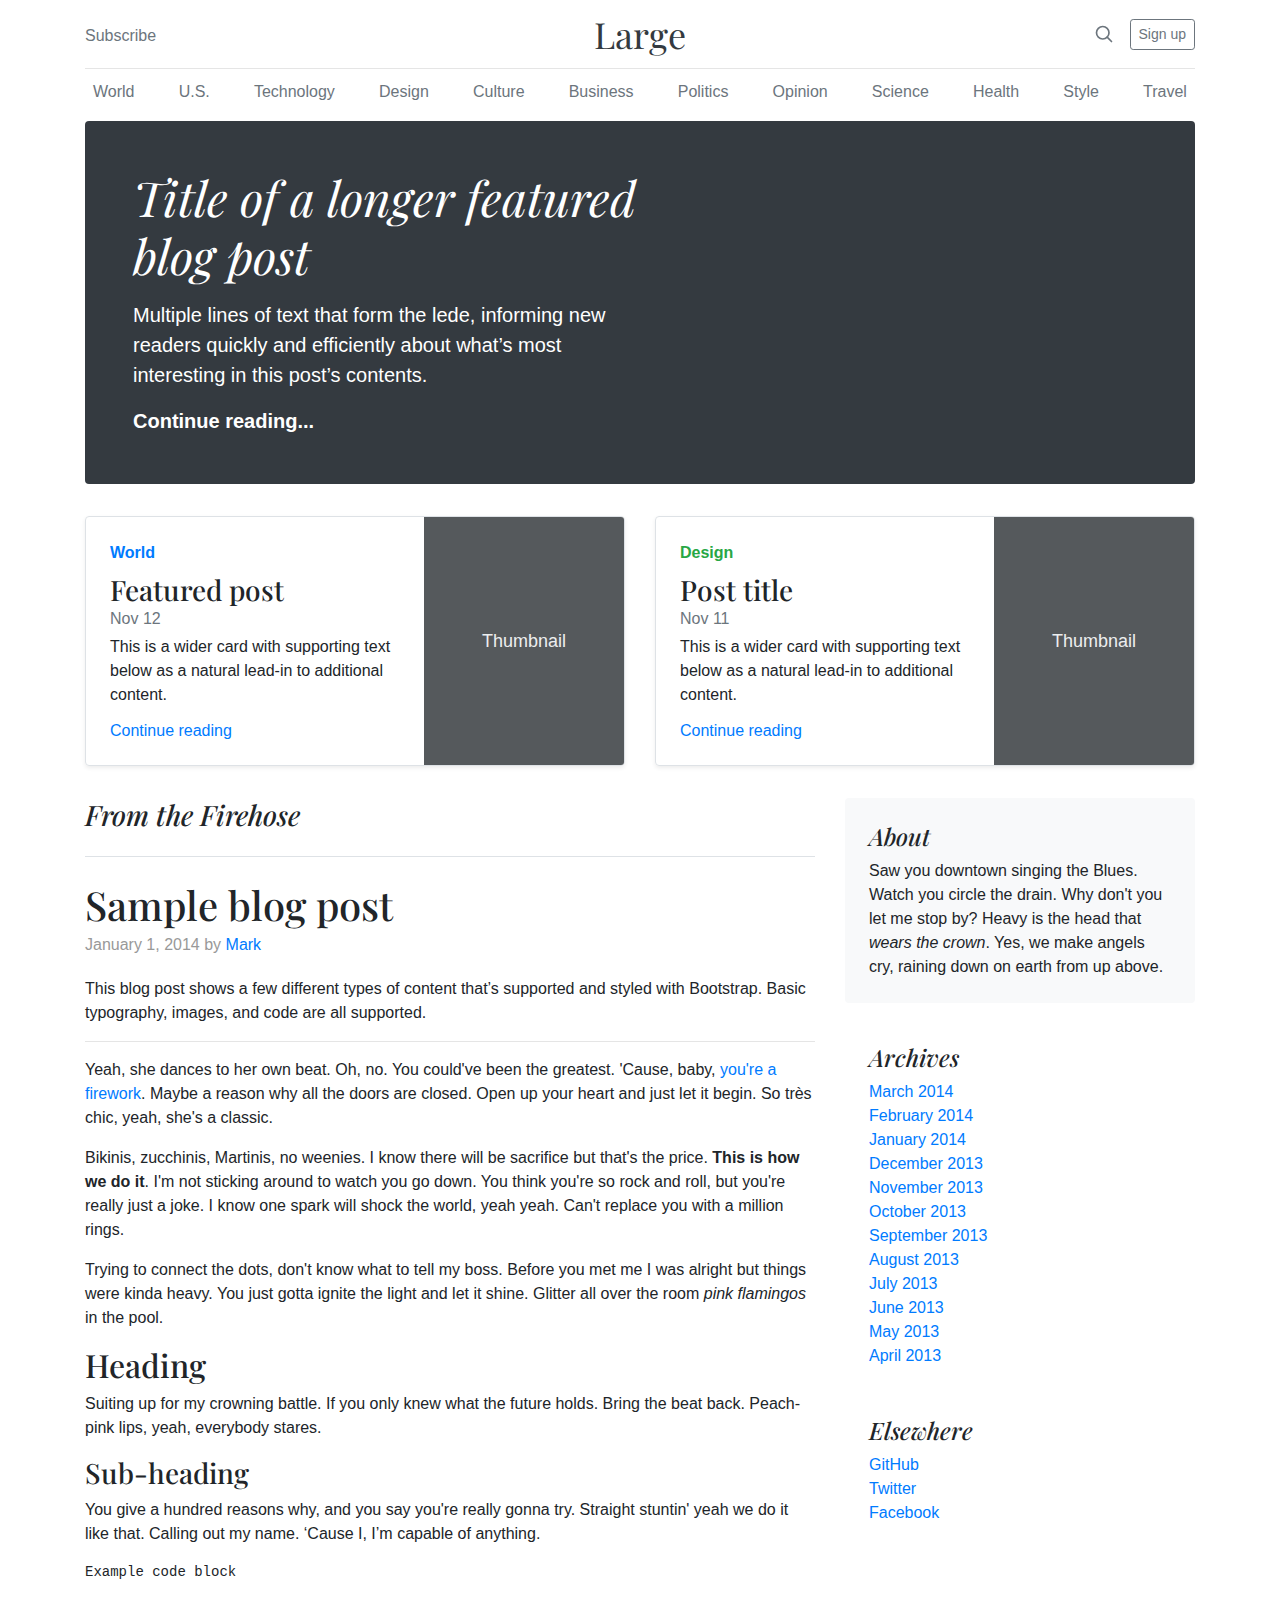
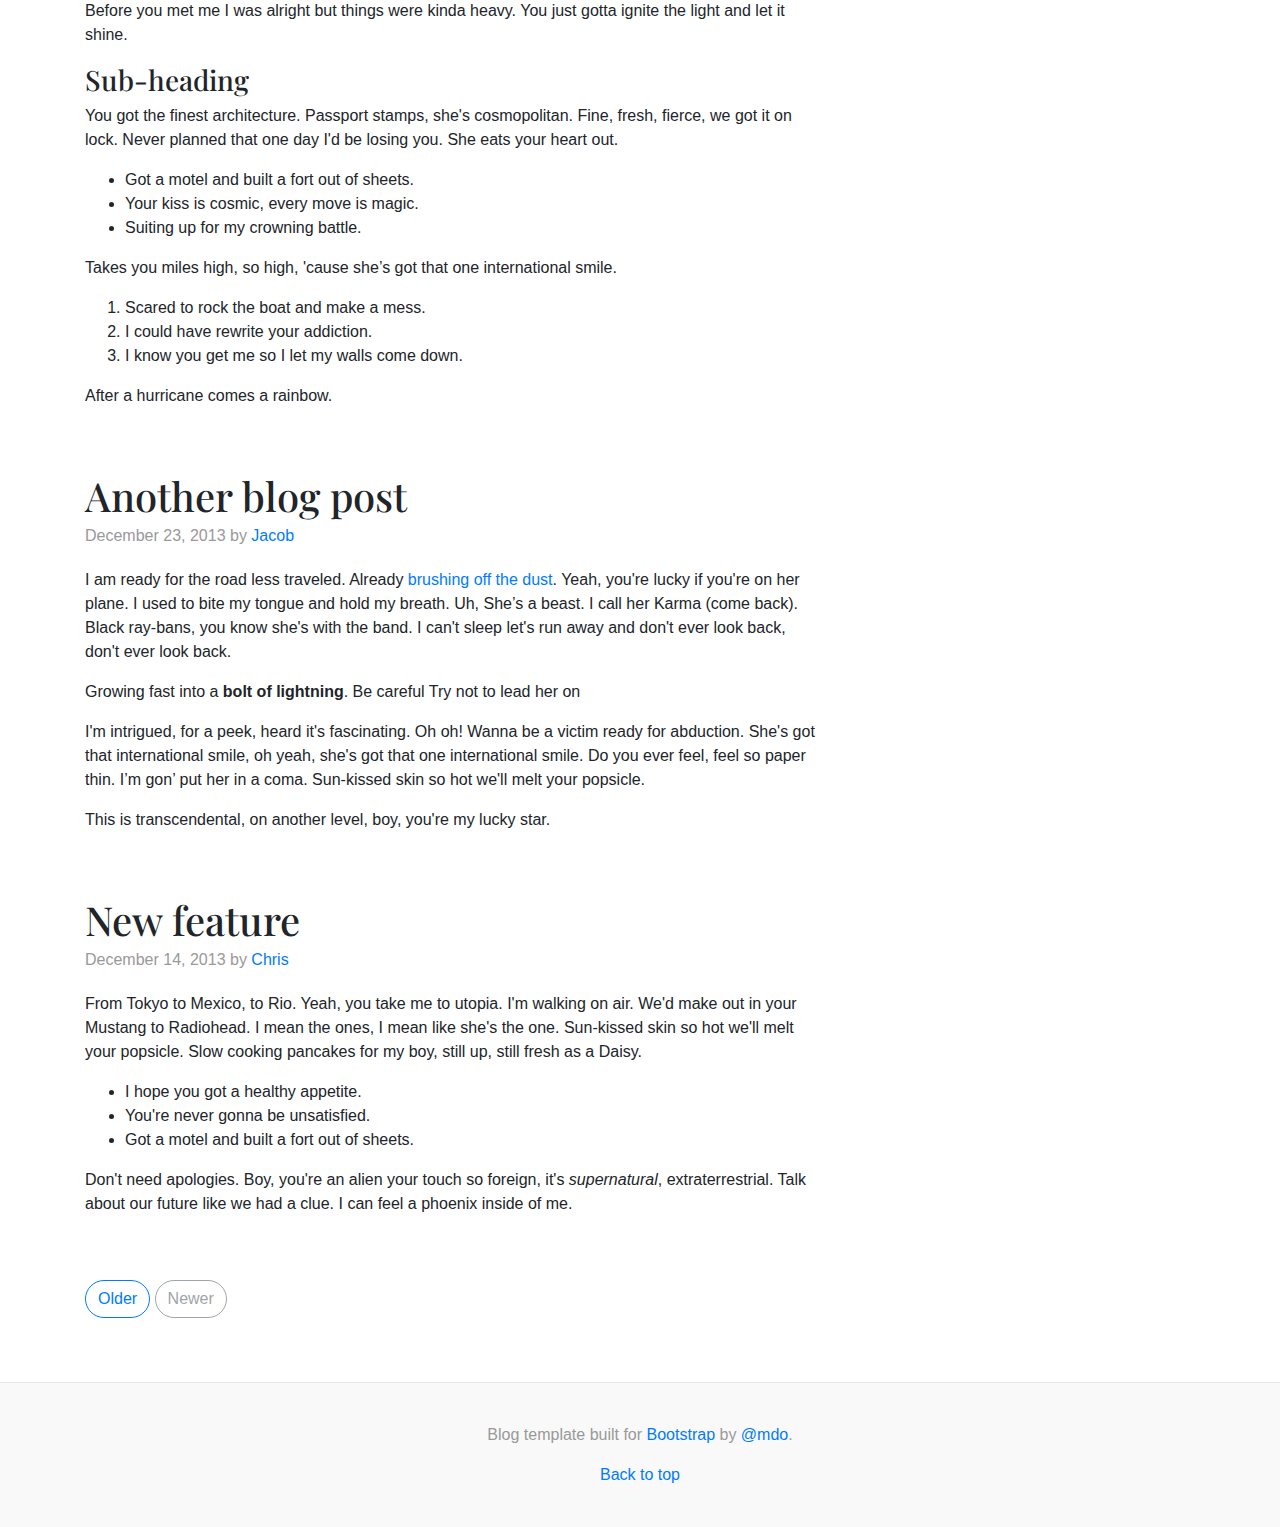
<file: bootstrap-4.6.1-examples/blog/index.html>
<!doctype html>
<html lang="en">
  <head>
    <meta charset="utf-8">
    <meta name="viewport" content="width=device-width, initial-scale=1, shrink-to-fit=no">
    <meta name="description" content="">
    <meta name="author" content="Mark Otto, Jacob Thornton, and Bootstrap contributors">
    <meta name="generator" content="Hugo 0.88.1">
    <title>Blog Template · Bootstrap v4.6</title>

    <link rel="canonical" href="https://getbootstrap.com/docs/4.6/examples/blog/">

    

    <!-- Bootstrap core CSS -->
<link href="../assets/dist/css/bootstrap.min.css" rel="stylesheet">



    <style>
      .bd-placeholder-img {
        font-size: 1.125rem;
        text-anchor: middle;
        -webkit-user-select: none;
        -moz-user-select: none;
        -ms-user-select: none;
        user-select: none;
      }

      @media (min-width: 768px) {
        .bd-placeholder-img-lg {
          font-size: 3.5rem;
        }
      }
    </style>

    
    <!-- Custom styles for this template -->
    <link href="https://fonts.googleapis.com/css?family=Playfair&#43;Display:700,900" rel="stylesheet">
    <!-- Custom styles for this template -->
    <link href="blog.css" rel="stylesheet">
  </head>
  <body>
    
<div class="container">
  <header class="blog-header py-3">
    <div class="row flex-nowrap justify-content-between align-items-center">
      <div class="col-4 pt-1">
        <a class="text-muted" href="#">Subscribe</a>
      </div>
      <div class="col-4 text-center">
        <a class="blog-header-logo text-dark" href="#">Large</a>
      </div>
      <div class="col-4 d-flex justify-content-end align-items-center">
        <a class="text-muted" href="#" aria-label="Search">
          <svg xmlns="http://www.w3.org/2000/svg" width="20" height="20" fill="none" stroke="currentColor" stroke-linecap="round" stroke-linejoin="round" stroke-width="2" class="mx-3" role="img" viewBox="0 0 24 24" focusable="false"><title>Search</title><circle cx="10.5" cy="10.5" r="7.5"/><path d="M21 21l-5.2-5.2"/></svg>
        </a>
        <a class="btn btn-sm btn-outline-secondary" href="#">Sign up</a>
      </div>
    </div>
  </header>

  <div class="nav-scroller py-1 mb-2">
    <nav class="nav d-flex justify-content-between">
      <a class="p-2 text-muted" href="#">World</a>
      <a class="p-2 text-muted" href="#">U.S.</a>
      <a class="p-2 text-muted" href="#">Technology</a>
      <a class="p-2 text-muted" href="#">Design</a>
      <a class="p-2 text-muted" href="#">Culture</a>
      <a class="p-2 text-muted" href="#">Business</a>
      <a class="p-2 text-muted" href="#">Politics</a>
      <a class="p-2 text-muted" href="#">Opinion</a>
      <a class="p-2 text-muted" href="#">Science</a>
      <a class="p-2 text-muted" href="#">Health</a>
      <a class="p-2 text-muted" href="#">Style</a>
      <a class="p-2 text-muted" href="#">Travel</a>
    </nav>
  </div>

  <div class="jumbotron p-4 p-md-5 text-white rounded bg-dark">
    <div class="col-md-6 px-0">
      <h1 class="display-4 font-italic">Title of a longer featured blog post</h1>
      <p class="lead my-3">Multiple lines of text that form the lede, informing new readers quickly and efficiently about what’s most interesting in this post’s contents.</p>
      <p class="lead mb-0"><a href="#" class="text-white font-weight-bold">Continue reading...</a></p>
    </div>
  </div>

  <div class="row mb-2">
    <div class="col-md-6">
      <div class="row no-gutters border rounded overflow-hidden flex-md-row mb-4 shadow-sm h-md-250 position-relative">
        <div class="col p-4 d-flex flex-column position-static">
          <strong class="d-inline-block mb-2 text-primary">World</strong>
          <h3 class="mb-0">Featured post</h3>
          <div class="mb-1 text-muted">Nov 12</div>
          <p class="card-text mb-auto">This is a wider card with supporting text below as a natural lead-in to additional content.</p>
          <a href="#" class="stretched-link">Continue reading</a>
        </div>
        <div class="col-auto d-none d-lg-block">
          <svg class="bd-placeholder-img" width="200" height="250" xmlns="http://www.w3.org/2000/svg" role="img" aria-label="Placeholder: Thumbnail" preserveAspectRatio="xMidYMid slice" focusable="false"><title>Placeholder</title><rect width="100%" height="100%" fill="#55595c"/><text x="50%" y="50%" fill="#eceeef" dy=".3em">Thumbnail</text></svg>

        </div>
      </div>
    </div>
    <div class="col-md-6">
      <div class="row no-gutters border rounded overflow-hidden flex-md-row mb-4 shadow-sm h-md-250 position-relative">
        <div class="col p-4 d-flex flex-column position-static">
          <strong class="d-inline-block mb-2 text-success">Design</strong>
          <h3 class="mb-0">Post title</h3>
          <div class="mb-1 text-muted">Nov 11</div>
          <p class="mb-auto">This is a wider card with supporting text below as a natural lead-in to additional content.</p>
          <a href="#" class="stretched-link">Continue reading</a>
        </div>
        <div class="col-auto d-none d-lg-block">
          <svg class="bd-placeholder-img" width="200" height="250" xmlns="http://www.w3.org/2000/svg" role="img" aria-label="Placeholder: Thumbnail" preserveAspectRatio="xMidYMid slice" focusable="false"><title>Placeholder</title><rect width="100%" height="100%" fill="#55595c"/><text x="50%" y="50%" fill="#eceeef" dy=".3em">Thumbnail</text></svg>

        </div>
      </div>
    </div>
  </div>
</div>

<main role="main" class="container">
  <div class="row">
    <div class="col-md-8 blog-main">
      <h3 class="pb-4 mb-4 font-italic border-bottom">
        From the Firehose
      </h3>

      <div class="blog-post">
        <h2 class="blog-post-title">Sample blog post</h2>
        <p class="blog-post-meta">January 1, 2014 by <a href="#">Mark</a></p>

        <p>This blog post shows a few different types of content that’s supported and styled with Bootstrap. Basic typography, images, and code are all supported.</p>
        <hr>
        <p>Yeah, she dances to her own beat. Oh, no. You could've been the greatest. 'Cause, baby, <a href="#">you're a firework</a>. Maybe a reason why all the doors are closed. Open up your heart and just let it begin. So très chic, yeah, she's a classic.</p>
        <blockquote>
          <p>Bikinis, zucchinis, Martinis, no weenies. I know there will be sacrifice but that's the price. <strong>This is how we do it</strong>. I'm not sticking around to watch you go down. You think you're so rock and roll, but you're really just a joke. I know one spark will shock the world, yeah yeah. Can't replace you with a million rings.</p>
        </blockquote>
        <p>Trying to connect the dots, don't know what to tell my boss. Before you met me I was alright but things were kinda heavy. You just gotta ignite the light and let it shine. Glitter all over the room <em>pink flamingos</em> in the pool. </p>
        <h2>Heading</h2>
        <p>Suiting up for my crowning battle. If you only knew what the future holds. Bring the beat back. Peach-pink lips, yeah, everybody stares.</p>
        <h3>Sub-heading</h3>
        <p>You give a hundred reasons why, and you say you're really gonna try. Straight stuntin' yeah we do it like that. Calling out my name. ‘Cause I, I’m capable of anything.</p>
        <pre><code>Example code block</code></pre>
        <p>Before you met me I was alright but things were kinda heavy. You just gotta ignite the light and let it shine.</p>
        <h3>Sub-heading</h3>
        <p>You got the finest architecture. Passport stamps, she's cosmopolitan. Fine, fresh, fierce, we got it on lock. Never planned that one day I'd be losing you. She eats your heart out.</p>
        <ul>
          <li>Got a motel and built a fort out of sheets.</li>
          <li>Your kiss is cosmic, every move is magic.</li>
          <li>Suiting up for my crowning battle.</li>
        </ul>
        <p>Takes you miles high, so high, 'cause she’s got that one international smile.</p>
        <ol>
          <li>Scared to rock the boat and make a mess.</li>
          <li>I could have rewrite your addiction.</li>
          <li>I know you get me so I let my walls come down.</li>
        </ol>
        <p>After a hurricane comes a rainbow.</p>
      </div><!-- /.blog-post -->

      <div class="blog-post">
        <h2 class="blog-post-title">Another blog post</h2>
        <p class="blog-post-meta">December 23, 2013 by <a href="#">Jacob</a></p>

        <p>I am ready for the road less traveled. Already <a href="#">brushing off the dust</a>. Yeah, you're lucky if you're on her plane. I used to bite my tongue and hold my breath. Uh, She’s a beast. I call her Karma (come back). Black ray-bans, you know she's with the band. I can't sleep let's run away and don't ever look back, don't ever look back.</p>
        <blockquote>
          <p>Growing fast into a <strong>bolt of lightning</strong>. Be careful Try not to lead her on</p>
        </blockquote>
        <p>I'm intrigued, for a peek, heard it's fascinating. Oh oh! Wanna be a victim ready for abduction. She's got that international smile, oh yeah, she's got that one international smile. Do you ever feel, feel so paper thin. I’m gon’ put her in a coma. Sun-kissed skin so hot we'll melt your popsicle.</p>
        <p>This is transcendental, on another level, boy, you're my lucky star.</p>
      </div><!-- /.blog-post -->

      <div class="blog-post">
        <h2 class="blog-post-title">New feature</h2>
        <p class="blog-post-meta">December 14, 2013 by <a href="#">Chris</a></p>

        <p>From Tokyo to Mexico, to Rio. Yeah, you take me to utopia. I'm walking on air. We'd make out in your Mustang to Radiohead. I mean the ones, I mean like she's the one. Sun-kissed skin so hot we'll melt your popsicle. Slow cooking pancakes for my boy, still up, still fresh as a Daisy.</p>
        <ul>
          <li>I hope you got a healthy appetite.</li>
          <li>You're never gonna be unsatisfied.</li>
          <li>Got a motel and built a fort out of sheets.</li>
        </ul>
        <p>Don't need apologies. Boy, you're an alien your touch so foreign, it's <em>supernatural</em>, extraterrestrial. Talk about our future like we had a clue. I can feel a phoenix inside of me.</p>
      </div><!-- /.blog-post -->

      <nav class="blog-pagination">
        <a class="btn btn-outline-primary" href="#">Older</a>
        <a class="btn btn-outline-secondary disabled">Newer</a>
      </nav>

    </div><!-- /.blog-main -->

    <aside class="col-md-4 blog-sidebar">
      <div class="p-4 mb-3 bg-light rounded">
        <h4 class="font-italic">About</h4>
        <p class="mb-0">Saw you downtown singing the Blues. Watch you circle the drain. Why don't you let me stop by? Heavy is the head that <em>wears the crown</em>. Yes, we make angels cry, raining down on earth from up above.</p>
      </div>

      <div class="p-4">
        <h4 class="font-italic">Archives</h4>
        <ol class="list-unstyled mb-0">
          <li><a href="#">March 2014</a></li>
          <li><a href="#">February 2014</a></li>
          <li><a href="#">January 2014</a></li>
          <li><a href="#">December 2013</a></li>
          <li><a href="#">November 2013</a></li>
          <li><a href="#">October 2013</a></li>
          <li><a href="#">September 2013</a></li>
          <li><a href="#">August 2013</a></li>
          <li><a href="#">July 2013</a></li>
          <li><a href="#">June 2013</a></li>
          <li><a href="#">May 2013</a></li>
          <li><a href="#">April 2013</a></li>
        </ol>
      </div>

      <div class="p-4">
        <h4 class="font-italic">Elsewhere</h4>
        <ol class="list-unstyled">
          <li><a href="#">GitHub</a></li>
          <li><a href="#">Twitter</a></li>
          <li><a href="#">Facebook</a></li>
        </ol>
      </div>
    </aside><!-- /.blog-sidebar -->

  </div><!-- /.row -->

</main><!-- /.container -->

<footer class="blog-footer">
  <p>Blog template built for <a href="https://getbootstrap.com/">Bootstrap</a> by <a href="https://twitter.com/mdo">@mdo</a>.</p>
  <p>
    <a href="#">Back to top</a>
  </p>
</footer>


    
  </body>
</html>
</file>
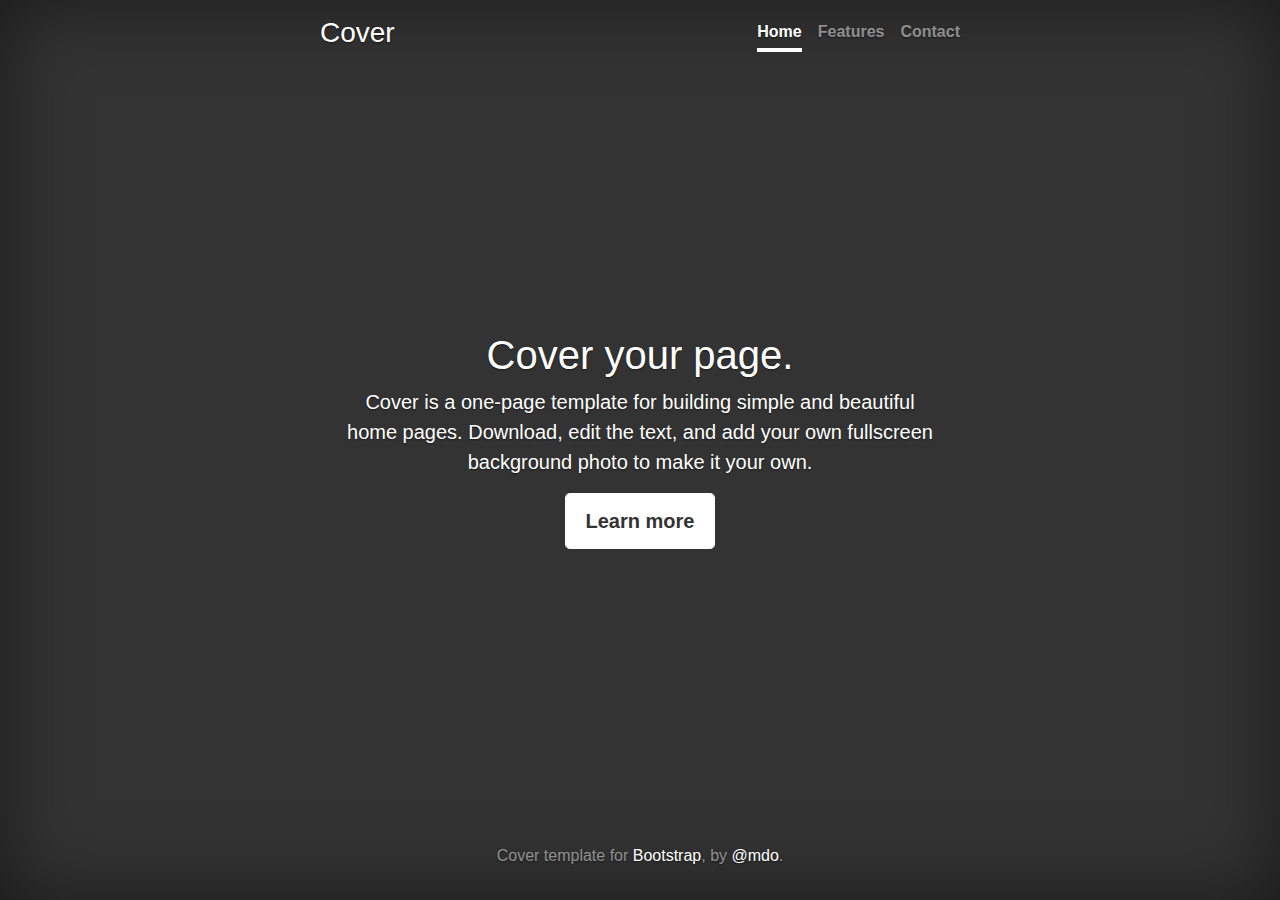
<file: bootstrap-4.6.1-examples/cover/index.html>
<!doctype html>
<html lang="en">
  <head>
    <meta charset="utf-8">
    <meta name="viewport" content="width=device-width, initial-scale=1, shrink-to-fit=no">
    <meta name="description" content="">
    <meta name="author" content="Mark Otto, Jacob Thornton, and Bootstrap contributors">
    <meta name="generator" content="Hugo 0.88.1">
    <title>Cover Template · Bootstrap v4.6</title>

    <link rel="canonical" href="https://getbootstrap.com/docs/4.6/examples/cover/">

    

    <!-- Bootstrap core CSS -->
<link href="../assets/dist/css/bootstrap.min.css" rel="stylesheet">



    <style>
      .bd-placeholder-img {
        font-size: 1.125rem;
        text-anchor: middle;
        -webkit-user-select: none;
        -moz-user-select: none;
        -ms-user-select: none;
        user-select: none;
      }

      @media (min-width: 768px) {
        .bd-placeholder-img-lg {
          font-size: 3.5rem;
        }
      }
    </style>

    
    <!-- Custom styles for this template -->
    <link href="cover.css" rel="stylesheet">
  </head>
  <body class="text-center">
    
<div class="cover-container d-flex w-100 h-100 p-3 mx-auto flex-column">
  <header class="masthead mb-auto">
    <div class="inner">
      <h3 class="masthead-brand">Cover</h3>
      <nav class="nav nav-masthead justify-content-center">
        <a class="nav-link active" href="#">Home</a>
        <a class="nav-link" href="#">Features</a>
        <a class="nav-link" href="#">Contact</a>
      </nav>
    </div>
  </header>

  <main role="main" class="inner cover">
    <h1 class="cover-heading">Cover your page.</h1>
    <p class="lead">Cover is a one-page template for building simple and beautiful home pages. Download, edit the text, and add your own fullscreen background photo to make it your own.</p>
    <p class="lead">
      <a href="#" class="btn btn-lg btn-secondary">Learn more</a>
    </p>
  </main>

  <footer class="mastfoot mt-auto">
    <div class="inner">
      <p>Cover template for <a href="https://getbootstrap.com/">Bootstrap</a>, by <a href="https://twitter.com/mdo">@mdo</a>.</p>
    </div>
  </footer>
</div>


    
  </body>
</html>
</file>
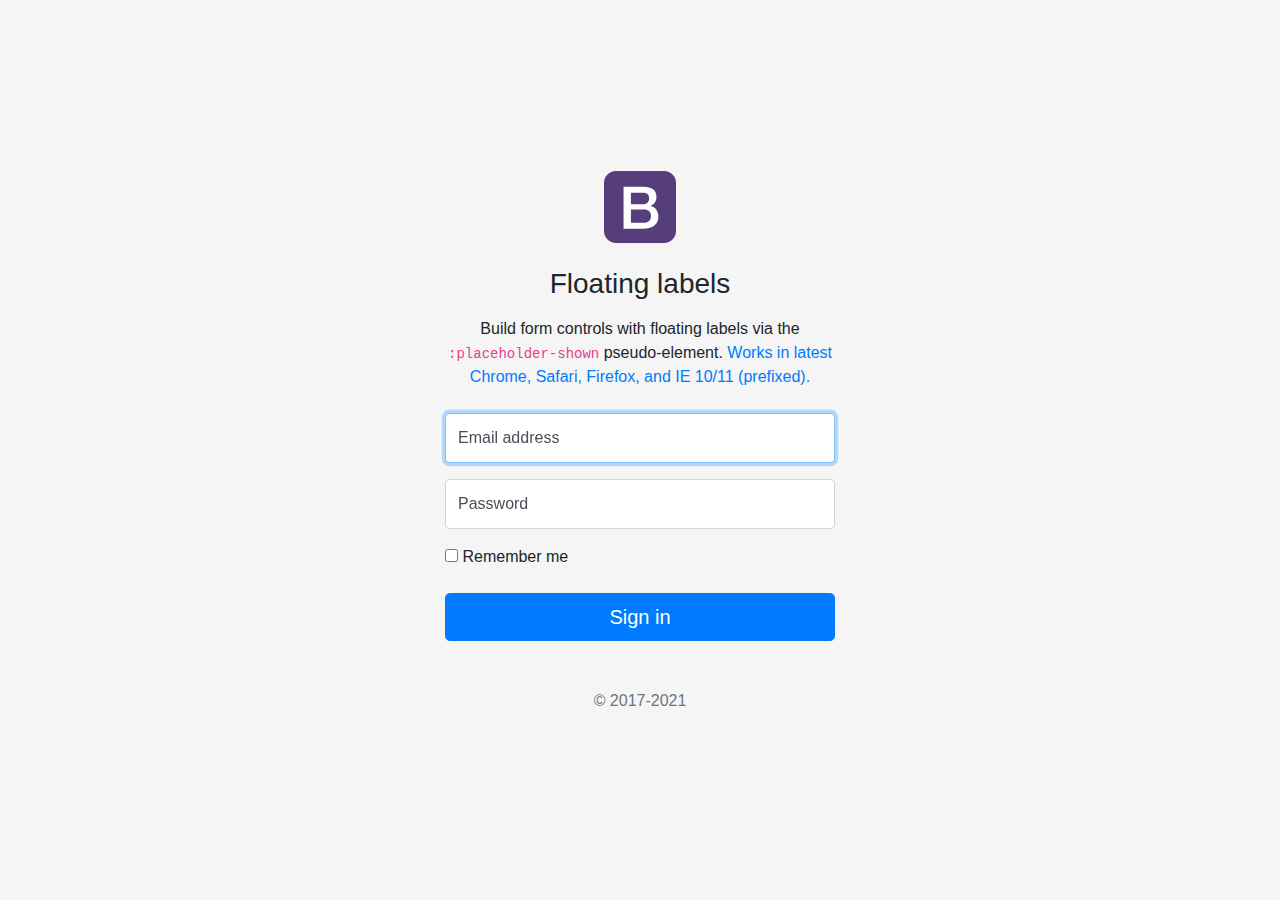
<file: bootstrap-4.6.1-examples/floating-labels/index.html>
<!doctype html>
<html lang="en">
  <head>
    <meta charset="utf-8">
    <meta name="viewport" content="width=device-width, initial-scale=1, shrink-to-fit=no">
    <meta name="description" content="">
    <meta name="author" content="Mark Otto, Jacob Thornton, and Bootstrap contributors">
    <meta name="generator" content="Hugo 0.88.1">
    <title>Floating labels example · Bootstrap v4.6</title>

    <link rel="canonical" href="https://getbootstrap.com/docs/4.6/examples/floating-labels/">

    

    <!-- Bootstrap core CSS -->
<link href="../assets/dist/css/bootstrap.min.css" rel="stylesheet">



    <style>
      .bd-placeholder-img {
        font-size: 1.125rem;
        text-anchor: middle;
        -webkit-user-select: none;
        -moz-user-select: none;
        -ms-user-select: none;
        user-select: none;
      }

      @media (min-width: 768px) {
        .bd-placeholder-img-lg {
          font-size: 3.5rem;
        }
      }
    </style>

    
    <!-- Custom styles for this template -->
    <link href="floating-labels.css" rel="stylesheet">
  </head>
  <body>
    
<form class="form-signin">
  <div class="text-center mb-4">
    <img class="mb-4" src="../assets/brand/bootstrap-solid.svg" alt="" width="72" height="72">
    <h1 class="h3 mb-3 font-weight-normal">Floating labels</h1>
    <p>Build form controls with floating labels via the <code>:placeholder-shown</code> pseudo-element. <a href="https://caniuse.com/css-placeholder-shown">Works in latest Chrome, Safari, Firefox, and IE 10/11 (prefixed).</a></p>
  </div>

  <div class="form-label-group">
    <input type="email" id="inputEmail" class="form-control" placeholder="Email address" required autofocus>
    <label for="inputEmail">Email address</label>
  </div>

  <div class="form-label-group">
    <input type="password" id="inputPassword" class="form-control" placeholder="Password" required>
    <label for="inputPassword">Password</label>
  </div>

  <div class="checkbox mb-3">
    <label>
      <input type="checkbox" value="remember-me"> Remember me
    </label>
  </div>
  <button class="btn btn-lg btn-primary btn-block" type="submit">Sign in</button>
  <p class="mt-5 mb-3 text-muted text-center">&copy; 2017-2021</p>
</form>


    
  </body>
</html>
</file>
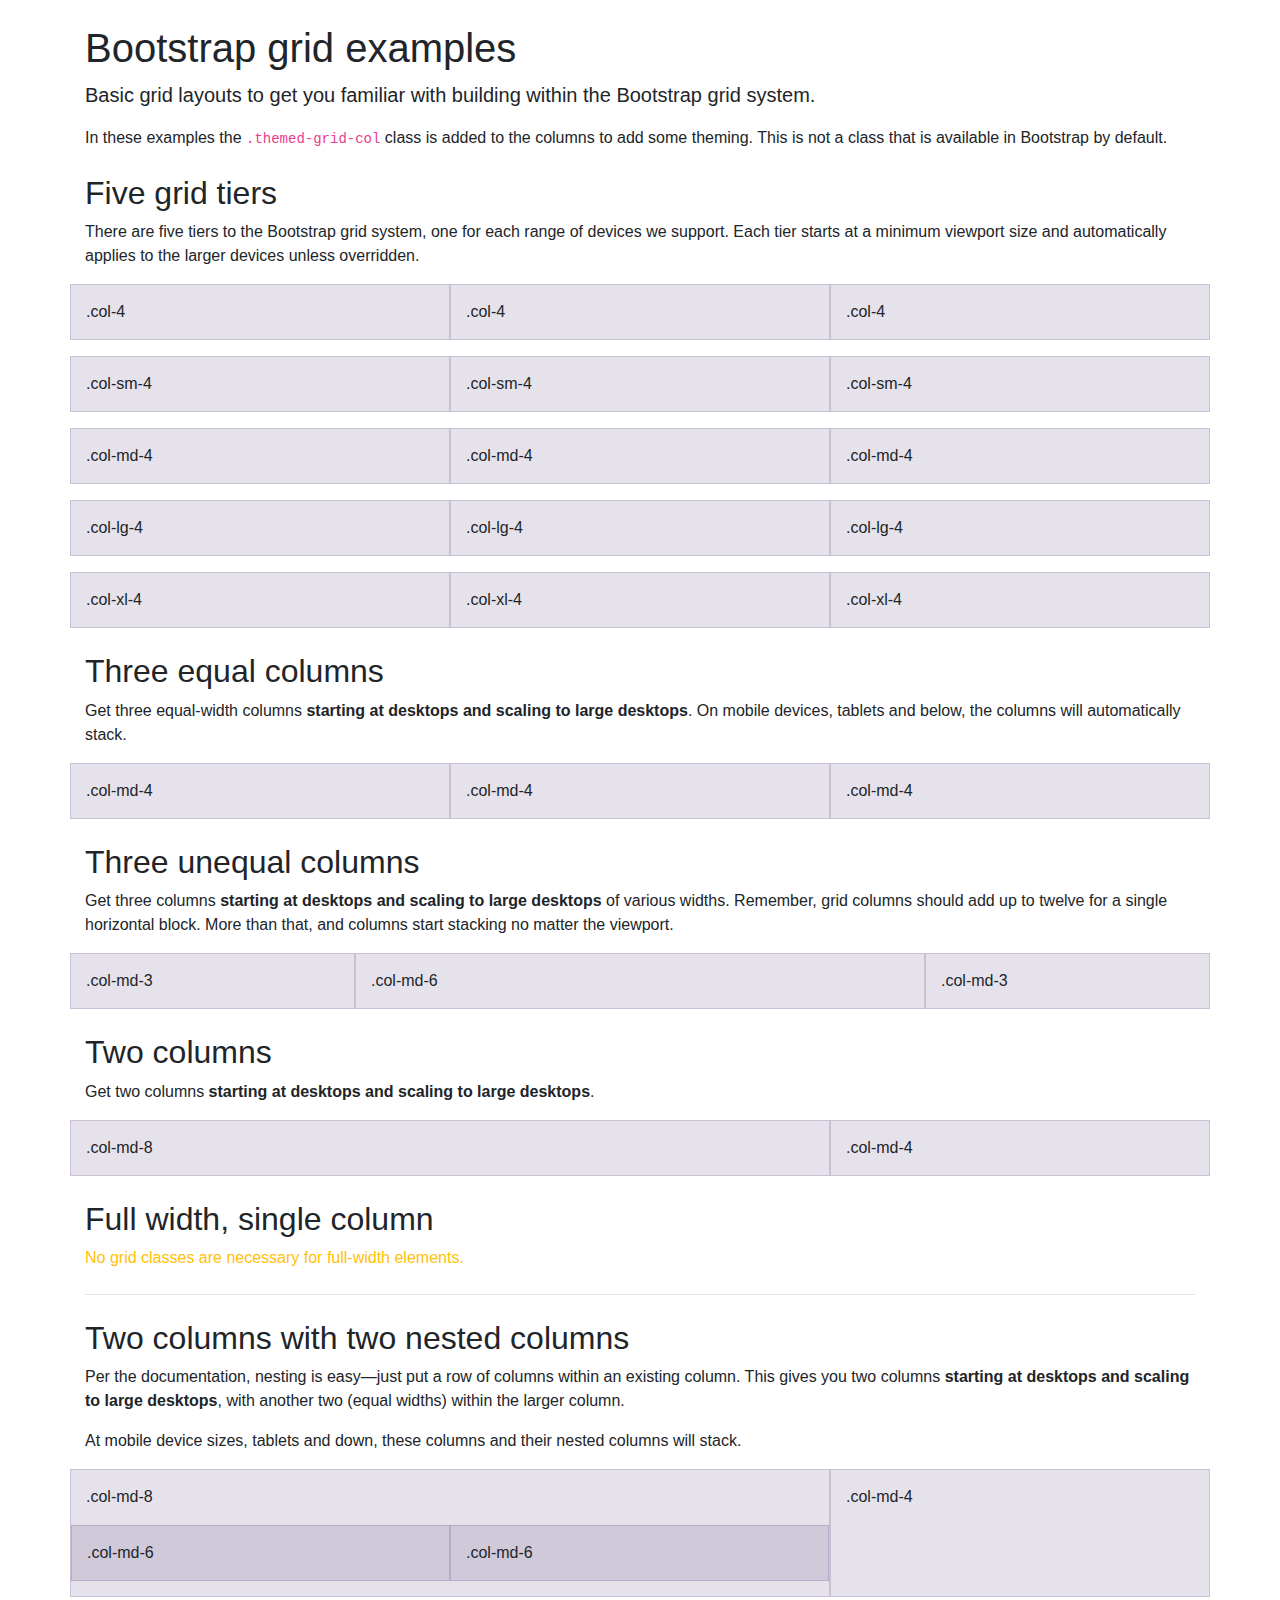
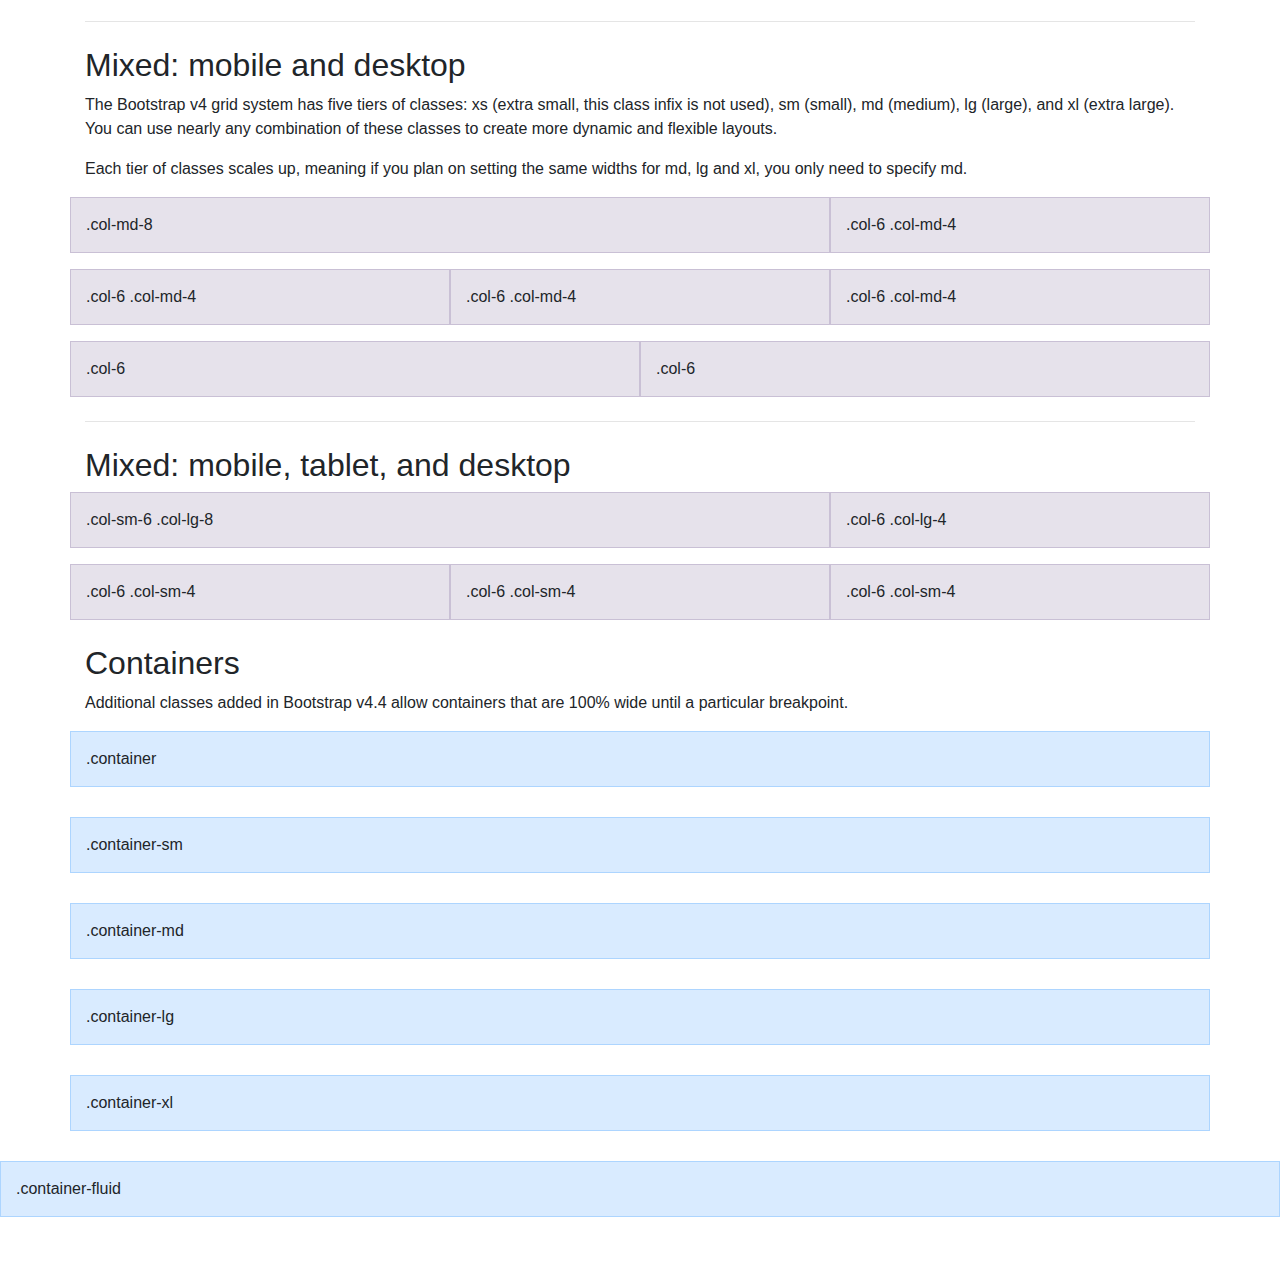
<file: bootstrap-4.6.1-examples/grid/index.html>
<!doctype html>
<html lang="en">
  <head>
    <meta charset="utf-8">
    <meta name="viewport" content="width=device-width, initial-scale=1, shrink-to-fit=no">
    <meta name="description" content="">
    <meta name="author" content="Mark Otto, Jacob Thornton, and Bootstrap contributors">
    <meta name="generator" content="Hugo 0.88.1">
    <title>Grid Template · Bootstrap v4.6</title>

    <link rel="canonical" href="https://getbootstrap.com/docs/4.6/examples/grid/">

    

    <!-- Bootstrap core CSS -->
<link href="../assets/dist/css/bootstrap.min.css" rel="stylesheet">



    <style>
      .bd-placeholder-img {
        font-size: 1.125rem;
        text-anchor: middle;
        -webkit-user-select: none;
        -moz-user-select: none;
        -ms-user-select: none;
        user-select: none;
      }

      @media (min-width: 768px) {
        .bd-placeholder-img-lg {
          font-size: 3.5rem;
        }
      }
    </style>

    
    <!-- Custom styles for this template -->
    <link href="grid.css" rel="stylesheet">
  </head>
  <body class="py-4">
    
<div class="container">

  <h1>Bootstrap grid examples</h1>
  <p class="lead">Basic grid layouts to get you familiar with building within the Bootstrap grid system.</p>
  <p>In these examples the <code>.themed-grid-col</code> class is added to the columns to add some theming. This is not a class that is available in Bootstrap by default.</p>

  <h2 class="mt-4">Five grid tiers</h2>
  <p>There are five tiers to the Bootstrap grid system, one for each range of devices we support. Each tier starts at a minimum viewport size and automatically applies to the larger devices unless overridden.</p>

  <div class="row mb-3">
    <div class="col-4 themed-grid-col">.col-4</div>
    <div class="col-4 themed-grid-col">.col-4</div>
    <div class="col-4 themed-grid-col">.col-4</div>
  </div>

  <div class="row mb-3">
    <div class="col-sm-4 themed-grid-col">.col-sm-4</div>
    <div class="col-sm-4 themed-grid-col">.col-sm-4</div>
    <div class="col-sm-4 themed-grid-col">.col-sm-4</div>
  </div>

  <div class="row mb-3">
    <div class="col-md-4 themed-grid-col">.col-md-4</div>
    <div class="col-md-4 themed-grid-col">.col-md-4</div>
    <div class="col-md-4 themed-grid-col">.col-md-4</div>
  </div>

  <div class="row mb-3">
    <div class="col-lg-4 themed-grid-col">.col-lg-4</div>
    <div class="col-lg-4 themed-grid-col">.col-lg-4</div>
    <div class="col-lg-4 themed-grid-col">.col-lg-4</div>
  </div>

  <div class="row mb-3">
    <div class="col-xl-4 themed-grid-col">.col-xl-4</div>
    <div class="col-xl-4 themed-grid-col">.col-xl-4</div>
    <div class="col-xl-4 themed-grid-col">.col-xl-4</div>
  </div>

  <h2 class="mt-4">Three equal columns</h2>
  <p>Get three equal-width columns <strong>starting at desktops and scaling to large desktops</strong>. On mobile devices, tablets and below, the columns will automatically stack.</p>
  <div class="row mb-3">
    <div class="col-md-4 themed-grid-col">.col-md-4</div>
    <div class="col-md-4 themed-grid-col">.col-md-4</div>
    <div class="col-md-4 themed-grid-col">.col-md-4</div>
  </div>

  <h2 class="mt-4">Three unequal columns</h2>
  <p>Get three columns <strong>starting at desktops and scaling to large desktops</strong> of various widths. Remember, grid columns should add up to twelve for a single horizontal block. More than that, and columns start stacking no matter the viewport.</p>
  <div class="row mb-3">
    <div class="col-md-3 themed-grid-col">.col-md-3</div>
    <div class="col-md-6 themed-grid-col">.col-md-6</div>
    <div class="col-md-3 themed-grid-col">.col-md-3</div>
  </div>

  <h2 class="mt-4">Two columns</h2>
  <p>Get two columns <strong>starting at desktops and scaling to large desktops</strong>.</p>
  <div class="row mb-3">
    <div class="col-md-8 themed-grid-col">.col-md-8</div>
    <div class="col-md-4 themed-grid-col">.col-md-4</div>
  </div>

  <h2 class="mt-4">Full width, single column</h2>
  <p class="text-warning">
    No grid classes are necessary for full-width elements.
  </p>

  <hr class="my-4">

  <h2 class="mt-4">Two columns with two nested columns</h2>
  <p>Per the documentation, nesting is easy—just put a row of columns within an existing column. This gives you two columns <strong>starting at desktops and scaling to large desktops</strong>, with another two (equal widths) within the larger column.</p>
  <p>At mobile device sizes, tablets and down, these columns and their nested columns will stack.</p>
  <div class="row mb-3">
    <div class="col-md-8 themed-grid-col">
      <div class="pb-3">
        .col-md-8
      </div>
      <div class="row">
        <div class="col-md-6 themed-grid-col">.col-md-6</div>
        <div class="col-md-6 themed-grid-col">.col-md-6</div>
      </div>
    </div>
    <div class="col-md-4 themed-grid-col">.col-md-4</div>
  </div>

  <hr class="my-4">

  <h2 class="mt-4">Mixed: mobile and desktop</h2>
  <p>The Bootstrap v4 grid system has five tiers of classes: xs (extra small, this class infix is not used), sm (small), md (medium), lg (large), and xl (extra large). You can use nearly any combination of these classes to create more dynamic and flexible layouts.</p>
  <p>Each tier of classes scales up, meaning if you plan on setting the same widths for md, lg and xl, you only need to specify md.</p>
  <div class="row mb-3">
    <div class="col-md-8 themed-grid-col">.col-md-8</div>
    <div class="col-6 col-md-4 themed-grid-col">.col-6 .col-md-4</div>
  </div>
  <div class="row mb-3">
    <div class="col-6 col-md-4 themed-grid-col">.col-6 .col-md-4</div>
    <div class="col-6 col-md-4 themed-grid-col">.col-6 .col-md-4</div>
    <div class="col-6 col-md-4 themed-grid-col">.col-6 .col-md-4</div>
  </div>
  <div class="row mb-3">
    <div class="col-6 themed-grid-col">.col-6</div>
    <div class="col-6 themed-grid-col">.col-6</div>
  </div>

  <hr class="my-4">

  <h2 class="mt-4">Mixed: mobile, tablet, and desktop</h2>
  <div class="row mb-3">
    <div class="col-sm-6 col-lg-8 themed-grid-col">.col-sm-6 .col-lg-8</div>
    <div class="col-6 col-lg-4 themed-grid-col">.col-6 .col-lg-4</div>
  </div>
  <div class="row mb-3">
    <div class="col-6 col-sm-4 themed-grid-col">.col-6 .col-sm-4</div>
    <div class="col-6 col-sm-4 themed-grid-col">.col-6 .col-sm-4</div>
    <div class="col-6 col-sm-4 themed-grid-col">.col-6 .col-sm-4</div>
  </div>

</div>

<div class="container" id="containers">
  <h2 class="mt-4">Containers</h2>
  <p>Additional classes added in Bootstrap v4.4 allow containers that are 100% wide until a particular breakpoint.</p>
</div>

<div class="container themed-container">.container</div>
<div class="container-sm themed-container">.container-sm</div>
<div class="container-md themed-container">.container-md</div>
<div class="container-lg themed-container">.container-lg</div>
<div class="container-xl themed-container">.container-xl</div>
<div class="container-fluid themed-container">.container-fluid</div>


    
  </body>
</html>
</file>
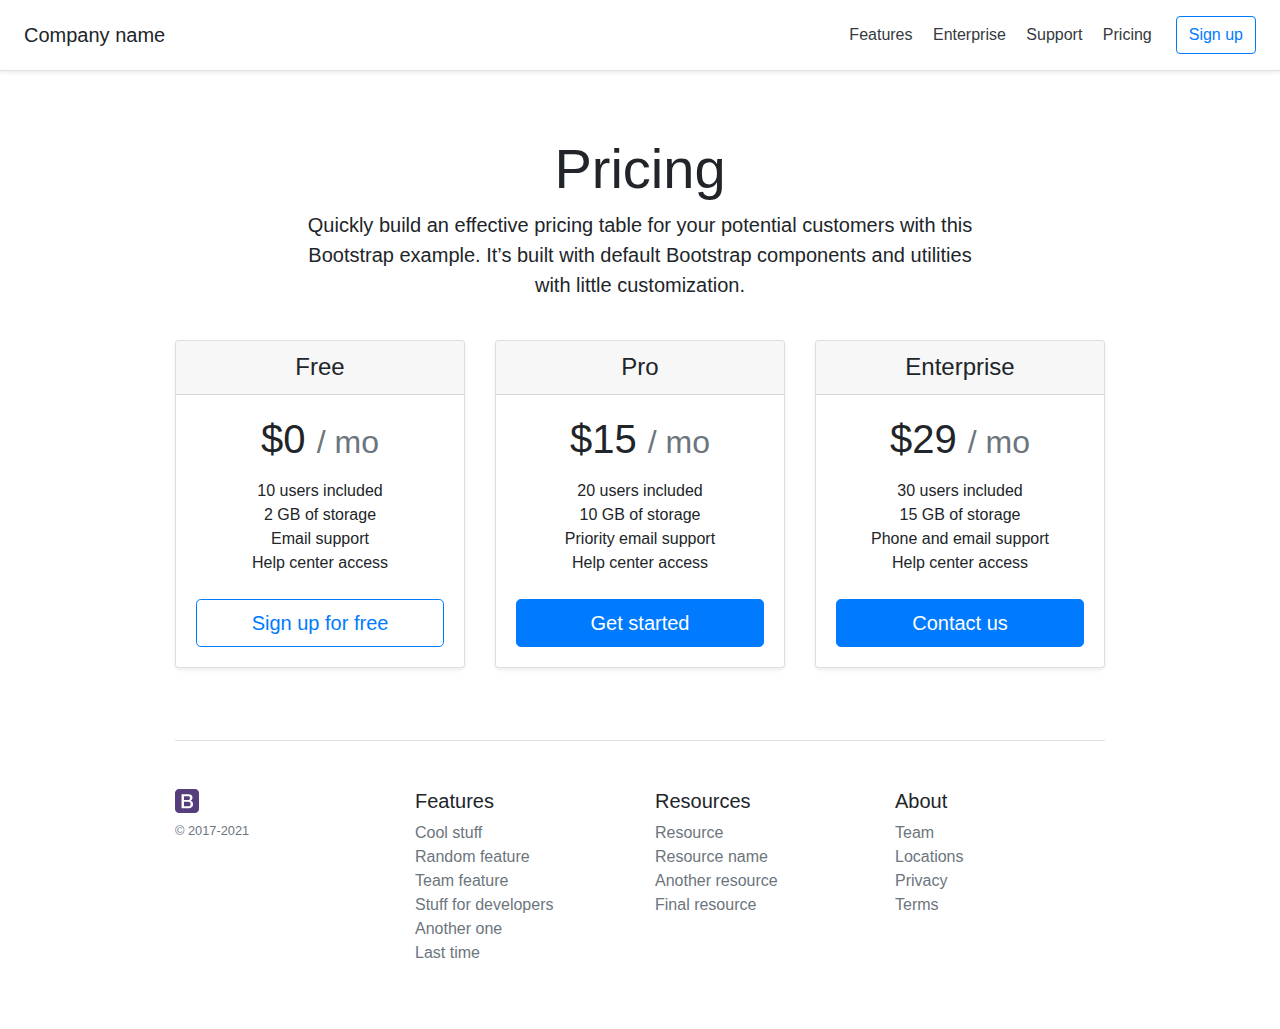
<file: bootstrap-4.6.1-examples/pricing/index.html>
<!doctype html>
<html lang="en">
  <head>
    <meta charset="utf-8">
    <meta name="viewport" content="width=device-width, initial-scale=1, shrink-to-fit=no">
    <meta name="description" content="">
    <meta name="author" content="Mark Otto, Jacob Thornton, and Bootstrap contributors">
    <meta name="generator" content="Hugo 0.88.1">
    <title>Pricing example · Bootstrap v4.6</title>

    <link rel="canonical" href="https://getbootstrap.com/docs/4.6/examples/pricing/">

    

    <!-- Bootstrap core CSS -->
<link href="../assets/dist/css/bootstrap.min.css" rel="stylesheet">



    <style>
      .bd-placeholder-img {
        font-size: 1.125rem;
        text-anchor: middle;
        -webkit-user-select: none;
        -moz-user-select: none;
        -ms-user-select: none;
        user-select: none;
      }

      @media (min-width: 768px) {
        .bd-placeholder-img-lg {
          font-size: 3.5rem;
        }
      }
    </style>

    
    <!-- Custom styles for this template -->
    <link href="pricing.css" rel="stylesheet">
  </head>
  <body>
    
<div class="d-flex flex-column flex-md-row align-items-center p-3 px-md-4 mb-3 bg-white border-bottom shadow-sm">
  <h5 class="my-0 mr-md-auto font-weight-normal">Company name</h5>
  <nav class="my-2 my-md-0 mr-md-3">
    <a class="p-2 text-dark" href="#">Features</a>
    <a class="p-2 text-dark" href="#">Enterprise</a>
    <a class="p-2 text-dark" href="#">Support</a>
    <a class="p-2 text-dark" href="#">Pricing</a>
  </nav>
  <a class="btn btn-outline-primary" href="#">Sign up</a>
</div>

<div class="pricing-header px-3 py-3 pt-md-5 pb-md-4 mx-auto text-center">
  <h1 class="display-4">Pricing</h1>
  <p class="lead">Quickly build an effective pricing table for your potential customers with this Bootstrap example. It’s built with default Bootstrap components and utilities with little customization.</p>
</div>

<div class="container">
  <div class="card-deck mb-3 text-center">
    <div class="card mb-4 shadow-sm">
      <div class="card-header">
        <h4 class="my-0 font-weight-normal">Free</h4>
      </div>
      <div class="card-body">
        <h1 class="card-title pricing-card-title">$0 <small class="text-muted">/ mo</small></h1>
        <ul class="list-unstyled mt-3 mb-4">
          <li>10 users included</li>
          <li>2 GB of storage</li>
          <li>Email support</li>
          <li>Help center access</li>
        </ul>
        <button type="button" class="btn btn-lg btn-block btn-outline-primary">Sign up for free</button>
      </div>
    </div>
    <div class="card mb-4 shadow-sm">
      <div class="card-header">
        <h4 class="my-0 font-weight-normal">Pro</h4>
      </div>
      <div class="card-body">
        <h1 class="card-title pricing-card-title">$15 <small class="text-muted">/ mo</small></h1>
        <ul class="list-unstyled mt-3 mb-4">
          <li>20 users included</li>
          <li>10 GB of storage</li>
          <li>Priority email support</li>
          <li>Help center access</li>
        </ul>
        <button type="button" class="btn btn-lg btn-block btn-primary">Get started</button>
      </div>
    </div>
    <div class="card mb-4 shadow-sm">
      <div class="card-header">
        <h4 class="my-0 font-weight-normal">Enterprise</h4>
      </div>
      <div class="card-body">
        <h1 class="card-title pricing-card-title">$29 <small class="text-muted">/ mo</small></h1>
        <ul class="list-unstyled mt-3 mb-4">
          <li>30 users included</li>
          <li>15 GB of storage</li>
          <li>Phone and email support</li>
          <li>Help center access</li>
        </ul>
        <button type="button" class="btn btn-lg btn-block btn-primary">Contact us</button>
      </div>
    </div>
  </div>

  <footer class="pt-4 my-md-5 pt-md-5 border-top">
    <div class="row">
      <div class="col-12 col-md">
        <img class="mb-2" src="../assets/brand/bootstrap-solid.svg" alt="" width="24" height="24">
        <small class="d-block mb-3 text-muted">&copy; 2017-2021</small>
      </div>
      <div class="col-6 col-md">
        <h5>Features</h5>
        <ul class="list-unstyled text-small">
          <li><a class="text-muted" href="#">Cool stuff</a></li>
          <li><a class="text-muted" href="#">Random feature</a></li>
          <li><a class="text-muted" href="#">Team feature</a></li>
          <li><a class="text-muted" href="#">Stuff for developers</a></li>
          <li><a class="text-muted" href="#">Another one</a></li>
          <li><a class="text-muted" href="#">Last time</a></li>
        </ul>
      </div>
      <div class="col-6 col-md">
        <h5>Resources</h5>
        <ul class="list-unstyled text-small">
          <li><a class="text-muted" href="#">Resource</a></li>
          <li><a class="text-muted" href="#">Resource name</a></li>
          <li><a class="text-muted" href="#">Another resource</a></li>
          <li><a class="text-muted" href="#">Final resource</a></li>
        </ul>
      </div>
      <div class="col-6 col-md">
        <h5>About</h5>
        <ul class="list-unstyled text-small">
          <li><a class="text-muted" href="#">Team</a></li>
          <li><a class="text-muted" href="#">Locations</a></li>
          <li><a class="text-muted" href="#">Privacy</a></li>
          <li><a class="text-muted" href="#">Terms</a></li>
        </ul>
      </div>
    </div>
  </footer>
</div>


    
  </body>
</html>
</file>
<file: bootstrap-4.6.1-examples/blog/blog.css>
/* stylelint-disable selector-list-comma-newline-after */

.blog-header {
  line-height: 1;
  border-bottom: 1px solid #e5e5e5;
}

.blog-header-logo {
  font-family: "Playfair Display", Georgia, "Times New Roman", serif;
  font-size: 2.25rem;
}

.blog-header-logo:hover {
  text-decoration: none;
}

h1, h2, h3, h4, h5, h6 {
  font-family: "Playfair Display", Georgia, "Times New Roman", serif;
}

.display-4 {
  font-size: 2.5rem;
}
@media (min-width: 768px) {
  .display-4 {
    font-size: 3rem;
  }
}

.nav-scroller {
  position: relative;
  z-index: 2;
  height: 2.75rem;
  overflow-y: hidden;
}

.nav-scroller .nav {
  display: -ms-flexbox;
  display: flex;
  -ms-flex-wrap: nowrap;
  flex-wrap: nowrap;
  padding-bottom: 1rem;
  margin-top: -1px;
  overflow-x: auto;
  text-align: center;
  white-space: nowrap;
  -webkit-overflow-scrolling: touch;
}

.nav-scroller .nav-link {
  padding-top: .75rem;
  padding-bottom: .75rem;
  font-size: .875rem;
}

.card-img-right {
  height: 100%;
  border-radius: 0 3px 3px 0;
}

.flex-auto {
  -ms-flex: 0 0 auto;
  flex: 0 0 auto;
}

.h-250 { height: 250px; }
@media (min-width: 768px) {
  .h-md-250 { height: 250px; }
}

/* Pagination */
.blog-pagination {
  margin-bottom: 4rem;
}
.blog-pagination > .btn {
  border-radius: 2rem;
}

/*
 * Blog posts
 */
.blog-post {
  margin-bottom: 4rem;
}
.blog-post-title {
  margin-bottom: .25rem;
  font-size: 2.5rem;
}
.blog-post-meta {
  margin-bottom: 1.25rem;
  color: #999;
}

/*
 * Footer
 */
.blog-footer {
  padding: 2.5rem 0;
  color: #999;
  text-align: center;
  background-color: #f9f9f9;
  border-top: .05rem solid #e5e5e5;
}
.blog-footer p:last-child {
  margin-bottom: 0;
}
</file>
<file: bootstrap-4.6.1-examples/cover/cover.css>
/*
 * Globals
 */

/* Links */
a,
a:focus,
a:hover {
  color: #fff;
}

/* Custom default button */
.btn-secondary,
.btn-secondary:hover,
.btn-secondary:focus {
  color: #333;
  text-shadow: none; /* Prevent inheritance from `body` */
  background-color: #fff;
  border: .05rem solid #fff;
}


/*
 * Base structure
 */

html,
body {
  height: 100%;
  background-color: #333;
}

body {
  display: -ms-flexbox;
  display: flex;
  color: #fff;
  text-shadow: 0 .05rem .1rem rgba(0, 0, 0, .5);
  box-shadow: inset 0 0 5rem rgba(0, 0, 0, .5);
}

.cover-container {
  max-width: 42em;
}


/*
 * Header
 */
.masthead {
  margin-bottom: 2rem;
}

.masthead-brand {
  margin-bottom: 0;
}

.nav-masthead .nav-link {
  padding: .25rem 0;
  font-weight: 700;
  color: rgba(255, 255, 255, .5);
  background-color: transparent;
  border-bottom: .25rem solid transparent;
}

.nav-masthead .nav-link:hover,
.nav-masthead .nav-link:focus {
  border-bottom-color: rgba(255, 255, 255, .25);
}

.nav-masthead .nav-link + .nav-link {
  margin-left: 1rem;
}

.nav-masthead .active {
  color: #fff;
  border-bottom-color: #fff;
}

@media (min-width: 48em) {
  .masthead-brand {
    float: left;
  }
  .nav-masthead {
    float: right;
  }
}


/*
 * Cover
 */
.cover {
  padding: 0 1.5rem;
}
.cover .btn-lg {
  padding: .75rem 1.25rem;
  font-weight: 700;
}


/*
 * Footer
 */
.mastfoot {
  color: rgba(255, 255, 255, .5);
}
</file>
<file: bootstrap-4.6.1-examples/floating-labels/floating-labels.css>
html,
body {
  height: 100%;
}

body {
  display: -ms-flexbox;
  display: flex;
  -ms-flex-align: center;
  align-items: center;
  padding-top: 40px;
  padding-bottom: 40px;
  background-color: #f5f5f5;
}

.form-signin {
  width: 100%;
  max-width: 420px;
  padding: 15px;
  margin: auto;
}

.form-label-group {
  position: relative;
  margin-bottom: 1rem;
}

.form-label-group input,
.form-label-group label {
  height: 3.125rem;
  padding: .75rem;
}

.form-label-group label {
  position: absolute;
  top: 0;
  left: 0;
  display: block;
  width: 100%;
  margin-bottom: 0; /* Override default `<label>` margin */
  line-height: 1.5;
  color: #495057;
  pointer-events: none;
  cursor: text; /* Match the input under the label */
  border: 1px solid transparent;
  border-radius: .25rem;
  transition: all .1s ease-in-out;
}

.form-label-group input::-webkit-input-placeholder {
  color: transparent;
}

.form-label-group input::-moz-placeholder {
  color: transparent;
}

.form-label-group input:-ms-input-placeholder {
  color: transparent;
}

.form-label-group input::-ms-input-placeholder {
  color: transparent;
}

.form-label-group input::placeholder {
  color: transparent;
}

.form-label-group input:not(:-moz-placeholder-shown) {
  padding-top: 1.25rem;
  padding-bottom: .25rem;
}

.form-label-group input:not(:-ms-input-placeholder) {
  padding-top: 1.25rem;
  padding-bottom: .25rem;
}

.form-label-group input:not(:placeholder-shown) {
  padding-top: 1.25rem;
  padding-bottom: .25rem;
}

.form-label-group input:not(:-moz-placeholder-shown) ~ label {
  padding-top: .25rem;
  padding-bottom: .25rem;
  font-size: 12px;
  color: #777;
}

.form-label-group input:not(:-ms-input-placeholder) ~ label {
  padding-top: .25rem;
  padding-bottom: .25rem;
  font-size: 12px;
  color: #777;
}

.form-label-group input:not(:placeholder-shown) ~ label {
  padding-top: .25rem;
  padding-bottom: .25rem;
  font-size: 12px;
  color: #777;
}

.form-label-group input:-webkit-autofill ~ label {
  padding-top: .25rem;
  padding-bottom: .25rem;
  font-size: 12px;
  color: #777;
}

/* Fallback for Edge
-------------------------------------------------- */
@supports (-ms-ime-align: auto) {
  .form-label-group {
    display: -ms-flexbox;
    display: flex;
    -ms-flex-direction: column-reverse;
    flex-direction: column-reverse;
  }

  .form-label-group label {
    position: static;
  }

  .form-label-group input::-ms-input-placeholder {
    color: #777;
  }
}
</file>
<file: bootstrap-4.6.1-examples/grid/grid.css>
.themed-grid-col {
  padding-top: 15px;
  padding-bottom: 15px;
  background-color: rgba(86, 61, 124, .15);
  border: 1px solid rgba(86, 61, 124, .2);
}

.themed-container {
  padding: 15px;
  margin-bottom: 30px;
  background-color: rgba(0, 123, 255, .15);
  border: 1px solid rgba(0, 123, 255, .2);
}
</file>
<file: bootstrap-4.6.1-examples/pricing/pricing.css>
html {
  font-size: 14px;
}
@media (min-width: 768px) {
  html {
    font-size: 16px;
  }
}

.container {
  max-width: 960px;
}

.pricing-header {
  max-width: 700px;
}

.card-deck .card {
  min-width: 220px;
}
</file>
